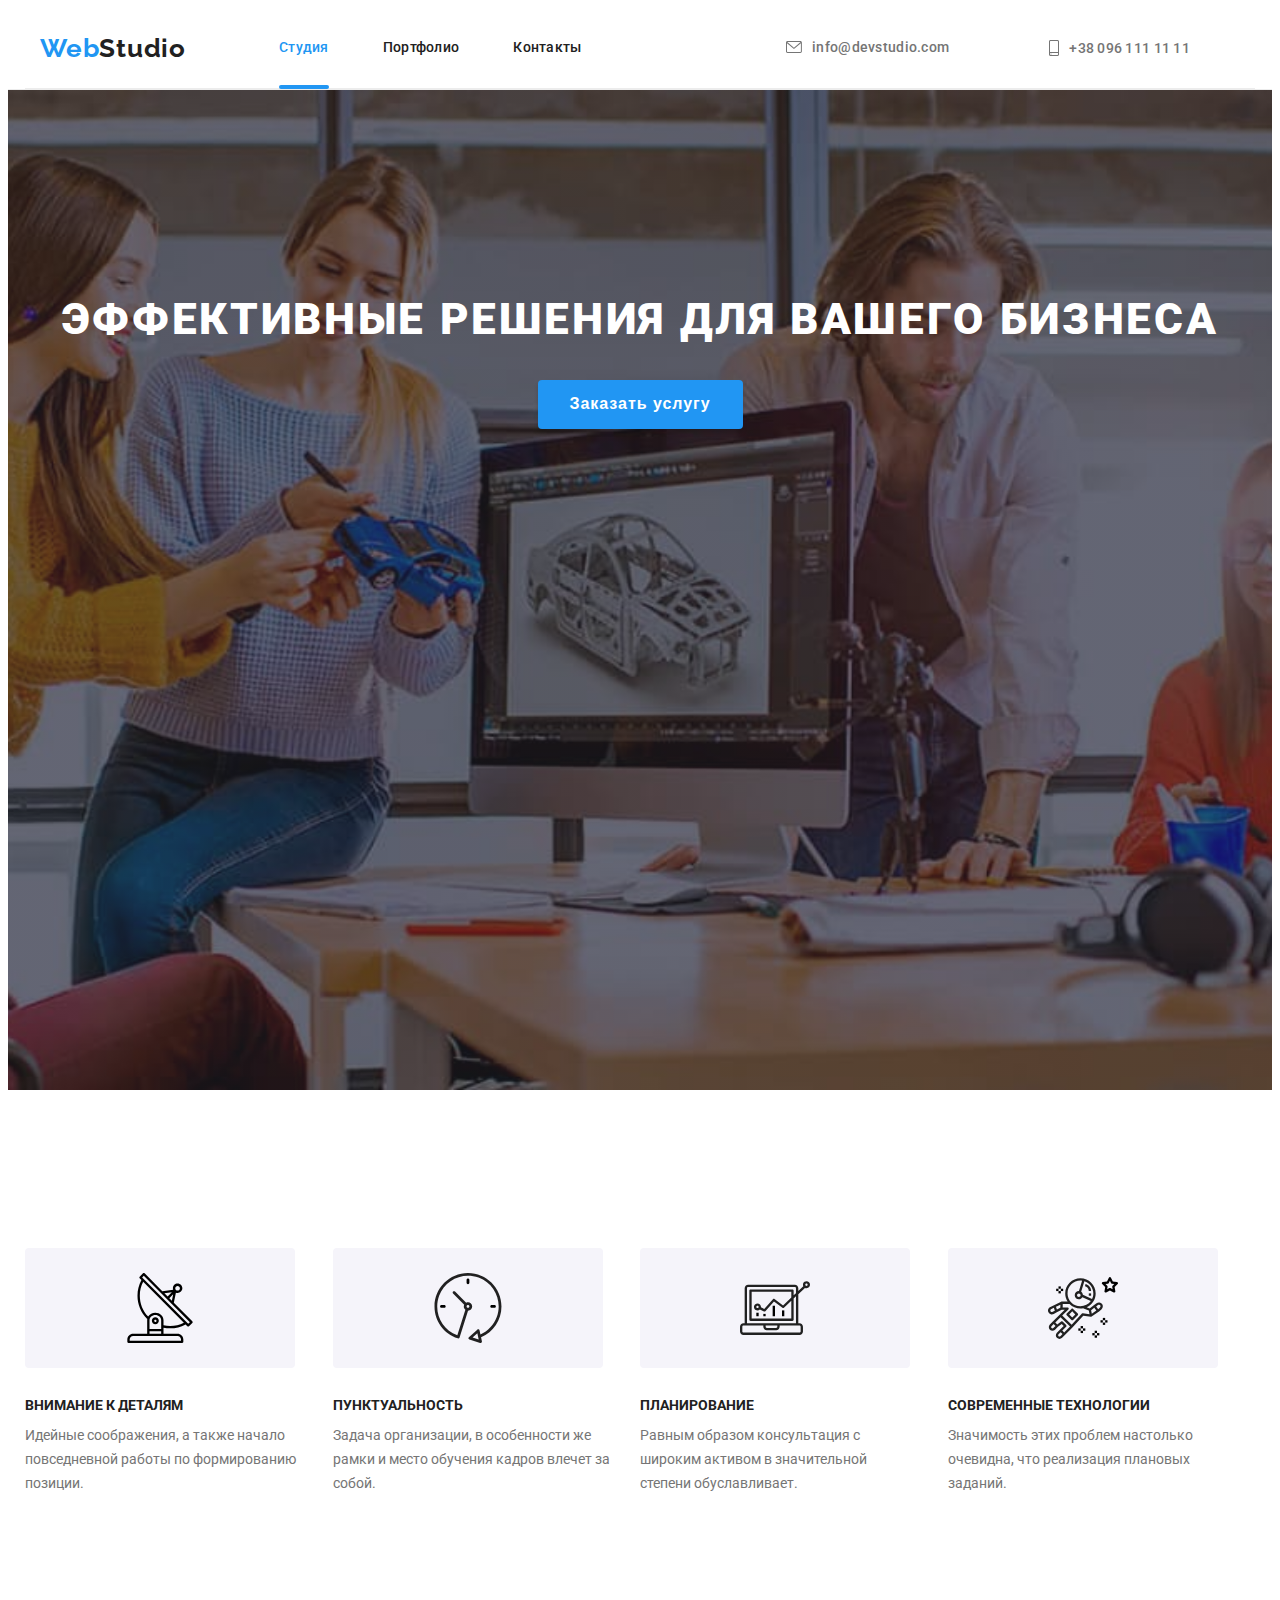
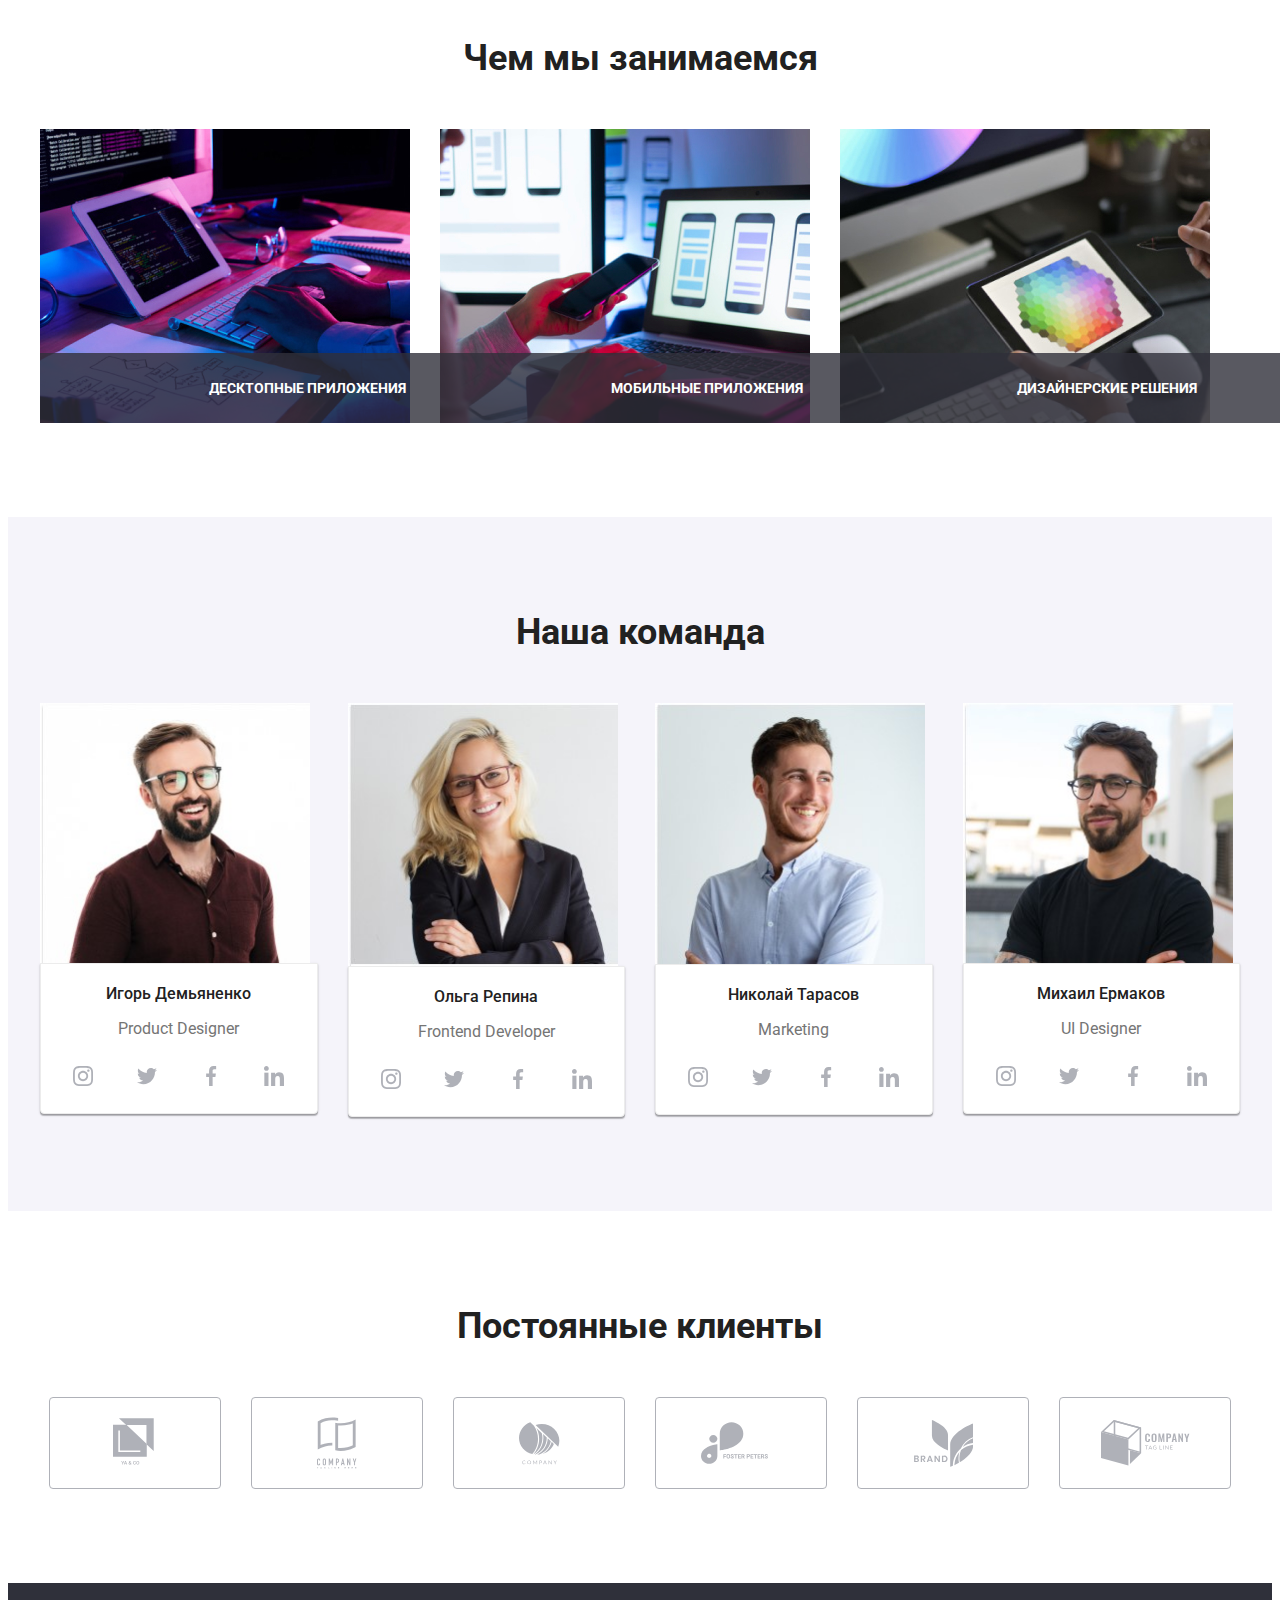
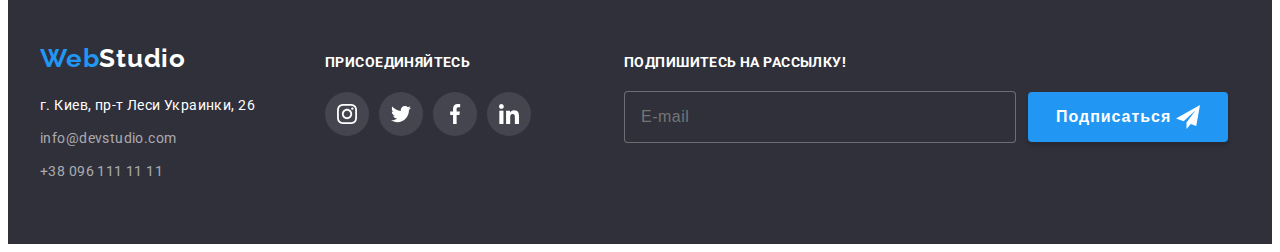
<file: index.html>
<!DOCTYPE html>
<html lang="ru">
  <head>
    <meta charset="UTF-8" />
    <meta http-equiv="X-UA-Compatible" content="IE=edge" />
    <meta name="viewport" content="width=device-width, initial-scale=1.0" />
    <title>Веб Студия</title>
    <link rel="preconnect" href="https://fonts.gstatic.com" />
    <link
      href="https://fonts.googleapis.com/css2?family=Raleway:wght@700&family=Roboto:wght@400;500;700;900&display=swap"
      rel="stylesheet"
    />
    <link
      rel="stylesheet"
      href="https://cdnjs.cloudflare.com/ajax/libs/modern-normalize/1.0.0/modern-normalize.css"
      integrity="sha512-Zx6MlUMKSVJoQ+83OwhdILe8cSEsCzfqThJd7J/VA2UrK6Ctj85p+xzqfyuNXE5B1k25uUdmJ2OzItbBy9GHAQ=="
      crossorigin="anonymous"
    />
    <link rel="stylesheet" href="css/main.min.css" />
  </head>

  <body>
    <header class="page-header">
      <div class="page-header container">
        <nav class="navigation">
          <a href="" class="logo logo_theme_light link"
            ><span class="logo__accent-text">Web</span>Studio</a
          >
          <ul class="menu">
            <li class="menu__item">
              <a class="menu__link menu__link--current link" href="">Студия</a>
            </li>
            <li class="menu__item">
              <a class="menu__link link" href="portfolio.html">Портфолио</a>
            </li>
            <li class="menu__item">
              <a class="menu__link link" href="">Контакты</a>
            </li>
          </ul>
        </nav>
        <ul class="contact list">
          <li class="contact__item">
            <a
              class="contact__link link"
              href="mailto:info@devstudio.com"
              lang="en"
            >
              <svg class="contact__icon" width="16" height="12">
                <use href="./images/icons.svg#icon-envelope"></use>
              </svg>
              info@devstudio.com</a
            >
          </li>
          <li class="contact__item">
            <a class="contact__link link" href="tel:+380961111111">
              <svg class="contact__icon" width="10px" height="16px">
                <use href="./images/icons.svg#icon-smartphone"></use>
              </svg>
              +38 096 111 11 11</a
            >
          </li>
        </ul>
      </div>
    </header>
    <main>
      <!--HERO-->

      <section class="hero">
        <div class="hero-container">
          <h1 class="hero__title list">
            Эффективные решения для вашего бизнеса
          </h1>
          <button class="btn" type="button" data-modal-open>
            Заказать услугу
          </button>
        </div>
      </section>

      <!--ABOUT-->

      <section class="about">
        <div class="container">
          <ul class="about list">
            <li class="about__item">
              <div class="about__cardset">
                <svg class="about__icon" width="70" height="70">
                  <use href="./images/icons.svg#icon-antenna"></use>
                </svg>
              </div>
              <h3 class="about__title">Внимание к деталям</h3>
              <p class="about__description">
                Идейные соображения, а также начало повседневной работы по
                формированию позиции.
              </p>
            </li>
            <li class="about__item">
              <div class="about__cardset">
                <svg class="about__icon" width="70" height="70">
                  <use href="./images/icons.svg#icon-clock"></use>
                </svg>
              </div>
              <h3 class="about__title">Пунктуальность</h3>
              <p class="about__description">
                Задача организации, в особенности же рамки и место обучения
                кадров влечет за собой.
              </p>
            </li>
            <li class="about__item">
              <div class="about__cardset">
                <svg class="about__icon" width="70" height="70">
                  <use href="./images/icons.svg#icon-diagram"></use>
                </svg>
              </div>
              <h3 class="about__title">Планирование</h3>
              <p class="about__description">
                Равным образом консультация с широким активом в значительной
                степени обуславливает.
              </p>
            </li>
            <li class="about__item">
              <div class="about__cardset">
                <svg class="about__icon" width="70" height="70">
                  <use href="./images/icons.svg#icon-astronaut"></use>
                </svg>
              </div>
              <h3 class="about__title">Современные технологии</h3>
              <p class="about__description">
                Значимость этих проблем настолько очевидна, что реализация
                плановых заданий.
              </p>
            </li>
          </ul>
        </div>
      </section>

      <!--SERVICES-->

      <section class="services">
        <div class="container">
          <h2 class="services__title">Чем мы занимаемся</h2>
          <ul class="services__list list">
            <li class="services__item">
              <img
                class="services-img"
                src="./images/services/serv-1.jpg"
                alt="Кодировка"
                width="370"
                height="294"
              />
              <p class="services__overlay">ДЕСКТОПНЫЕ ПРИЛОЖЕНИЯ</p>
            </li>
            <li class="services__item">
              <img
                class="services__img"
                src="./images/services/serv-2.jpg"
                alt="Мобильные приложения"
                width="370"
                height="294"
              />
              <p class="services__overlay">МОБИЛЬНЫЕ ПРИЛОЖЕНИЯ</p>
            </li>
            <li class="services__item">
              <img
                class="services__img"
                src="./images/services/serv-3.jpg"
                alt="Дизайн"
                width="370"
                height="294"
              />
              <p class="services__overlay">ДИЗАЙНЕРСКИЕ РЕШЕНИЯ</p>
            </li>
          </ul>
        </div>
      </section>

      <!--CREW-->

      <section class="crew">
        <div class="container">
          <h2 class="crew__title">Наша команда</h2>
          <ul class="crew-list list">
            <li class="crew-list__item">
              <img
                class="crew-list__img"
                src="./images/crew/Игорь-1.jpg"
                alt="мужчина в бордовой рубашке и очках"
                width="270"
              />
              <div class="crew-list__wrapper">
                <h3 class="crew-list__title">Игорь Демьяненко</h3>
                <p class="crew-list__position" lang="en">Product Designer</p>
                <ul class="list social-list">
                  <li class="social-list__item">
                    <a href="" class="social-list__link">
                      <svg class="social-list__icon">
                        <use href="./images/icons.svg#icon-instagram"></use>
                      </svg>
                    </a>
                  </li>
                  <li class="social-list__item">
                    <a href="" class="social-list__link">
                      <svg class="social-list__icon">
                        <use href="./images/icons.svg#icon-twitter"></use>
                      </svg>
                    </a>
                  </li>
                  <li class="social-list__item">
                    <a href="" class="social-list__link">
                      <svg class="social-list__icon">
                        <use href="./images/icons.svg#icon-facebook"></use>
                      </svg>
                    </a>
                  </li>
                  <li class="social-list__item">
                    <a href="" class="social-list__link">
                      <svg class="social-list__icon">
                        <use href="./images/icons.svg#icon-linkedin"></use>
                      </svg>
                    </a>
                  </li>
                </ul>
              </div>
            </li>
            <li class="crew-list__item">
              <img
                class="crew-list__img"
                src="./images/crew/Ольга-2.jpg"
                alt="девушка в чёрном пиджаке и очках"
                width="270"
              />
              <div class="crew-list__wrapper">
                <h3 class="crew-list__title">Ольга Репина</h3>
                <p class="crew-list__position" lang="en">Frontend Developer</p>
                <ul class="social-list list">
                  <li class="social-list__item">
                    <a href="" class="social-list__link">
                      <svg class="social-list__icon">
                        <use href="./images/icons.svg#icon-instagram"></use>
                      </svg>
                    </a>
                  </li>
                  <li class="social-list__item">
                    <a href="" class="social-list__link">
                      <svg class="social-list__icon">
                        <use href="./images/icons.svg#icon-twitter"></use>
                      </svg>
                    </a>
                  </li>
                  <li class="social-list__item">
                    <a href="" class="social-list__link">
                      <svg class="social-list__icon">
                        <use href="./images/icons.svg#icon-facebook"></use>
                      </svg>
                    </a>
                  </li>
                  <li class="social-list__item">
                    <a href="" class="social-list__link">
                      <svg class="social-list__icon">
                        <use href="./images/icons.svg#icon-linkedin"></use>
                      </svg>
                    </a>
                  </li>
                </ul>
              </div>
            </li>
            <li class="crew-list__item">
              <img
                class="crew-list__img"
                src="./images/crew/Николай-3.jpg"
                alt="улыбающийся мужчина в белой рубашке"
                width="270"
              />
              <div class="crew-list__wrapper">
                <h3 class="crew-list__title">Николай Тарасов</h3>
                <p class="crew-list__position" lang="en">Marketing</p>
                <ul class="social-list list">
                  <li class="social-list__item">
                    <a href="" class="social-list__link">
                      <svg class="social-list__icon">
                        <use href="./images/icons.svg#icon-instagram"></use>
                      </svg>
                    </a>
                  </li>
                  <li class="social-list__item">
                    <a href="" class="social-list__link">
                      <svg class="social-list__icon">
                        <use href="./images/icons.svg#icon-twitter"></use>
                      </svg>
                    </a>
                  </li>
                  <li class="social-list__item">
                    <a href="" class="social-list__link">
                      <svg class="social-list__icon">
                        <use href="./images/icons.svg#icon-facebook"></use>
                      </svg>
                    </a>
                  </li>
                  <li class="social-list__item">
                    <a href="" class="social-list__link">
                      <svg class="social-list__icon">
                        <use href="./images/icons.svg#icon-linkedin"></use>
                      </svg>
                    </a>
                  </li>
                </ul>
              </div>
            </li>
            <li class="list crew-list__item">
              <img
                class="crew-list__img"
                src="./images/crew/Михаил-4.jpg"
                alt="мужчина в очках и чёрной рубашке"
                width="270"
              />
              <div class="crew-list__wrapper">
                <h3 class="crew-list__title">Михаил Ермаков</h3>
                <p class="crew-list__position" lang="en">UI Designer</p>
                <ul class="list social-list">
                  <li class="social-list__item">
                    <a href="" class="social-list__link">
                      <svg class="social-list__icon">
                        <use href="./images/icons.svg#icon-instagram"></use>
                      </svg>
                    </a>
                  </li>
                  <li class="social-list__item">
                    <a href="" class="social-list__link">
                      <svg class="social-list__icon">
                        <use href="./images/icons.svg#icon-twitter"></use>
                      </svg>
                    </a>
                  </li>
                  <li class="social-list__item">
                    <a href="" class="social-list__link">
                      <svg class="social-list__icon">
                        <use href="./images/icons.svg#icon-facebook"></use>
                      </svg>
                    </a>
                  </li>
                  <li class="social-list__item">
                    <a href="" class="social-list__link">
                      <svg class="social-list__icon">
                        <use href="./images/icons.svg#icon-linkedin"></use>
                      </svg>
                    </a>
                  </li>
                </ul>
              </div>
            </li>
          </ul>
        </div>
      </section>
    </main>

    <!--REGULAR CLIENTS-->
    <section class="clients">
      <div class="container">
        <h2 class="clients__title">Постоянные клиенты</h2>

        <ul class="clients-list list">
          <li class="clients-list__item">
            <a href="" class="clients-list__link">
              <svg class="clients-list__icon" width="45" height="50">
                <use href="./images/icons.svg#icon-logo-1"></use>
              </svg>
            </a>
          </li>
          <li class="clients-list__item">
            <a href="" class="clients-list__link">
              <svg class="clients-list__icon" width="40" height="52">
                <use href="./images/icons.svg#icon-logo-2"></use>
              </svg>
            </a>
          </li>
          <li class="clients-list__item">
            <a href="" class="clients-list__link">
              <svg class="clients-list__icon" width="41" height="43">
                <use href="./images/icons.svg#icon-logo-3"></use>
              </svg>
            </a>
          </li>
          <li class="clients-list__item">
            <a href="" class="clients-list__link">
              <svg class="clients-list__icon" width="80" height="43">
                <use href="./images/icons.svg#icon-logo-4"></use>
              </svg>
            </a>
          </li>
          <li class="clients-list__item">
            <a href="" class="clients-list__link">
              <svg class="clients-list__icon" width="59" height="47">
                <use href="./images/icons.svg#icon-logo-5"></use>
              </svg>
            </a>
          </li>
          <li class="clients-list__item">
            <a href="" class="clients-list__link">
              <svg class="clients-list__icon" width="89" height="46">
                <use href="./images/icons.svg#icon-logo-6"></use>
              </svg>
            </a>
          </li>
        </ul>
      </div>
    </section>

    <!--FOOTER-->

    <footer class="footer">
      <div class="footer container">
        <div class="adress">
          <div class="logo logo_theme_dark">
            <a href="" class="logo logo_theme_dark link"
              ><span class="logo__accent-text">Web</span>Studio</a
            >
          </div>

          <ul class="adress list">
            <li class="adress__item">
              <a
                class="adress__link link"
                href="https://goo.gl/maps/QRWWJtVvQiQoxsjY8"
                target="г. Киев, пр-т Леси Украинки, 26"
                rel="noopener norefer"
              >
                г. Киев, пр-т Леси Украинки, 26</a
              >
            </li>

            <li class="adress__item">
              <a
                class="adress__link adress__link--light link"
                href="mailto:info@devstudio.com"
                lang="en"
                >info@devstudio.com</a
              >
            </li>
            <li class="adress__item">
              <a
                class="adress__link adress__link--light link"
                href="tel:+380961111111"
                >+38 096 111 11 11</a
              >
            </li>
          </ul>
          <!--JOIN-->
        </div>
        <div class="social">
          <b class="join">ПРИСОЕДИНЯЙТЕСЬ</b>
          <ul class="social-list list">
            <li class="social-list__item social-list__item--footer">
              <a href="" class="social-list__link social-list__link--footer">
                <svg class="social-list__icon social-list__icon--footer">
                  <use href="./images/icons.svg#icon-instagram"></use>
                </svg>
              </a>
            </li>
            <li class="social-list__item social-list__item--footer">
              <a href="" class="social-list__link social-list__link--footer">
                <svg class="social-list__icon social-list__icon--footer">
                  <use href="./images/icons.svg#icon-twitter"></use>
                </svg>
              </a>
            </li>
            <li class="social-list__item social-list__item--footer">
              <a href="" class="social-list__link social-list__link--footer">
                <svg class="social-list__icon social-list__icon--footer">
                  <use href="./images/icons.svg#icon-facebook"></use>
                </svg>
              </a>
            </li>
            <li class="social-list__item social-list__item--footer">
              <a href="" class="social-list__link social-list__link--footer">
                <svg class="social-list__icon social-list__icon--footer">
                  <use href="./images/icons.svg#icon-linkedin"></use>
                </svg>
              </a>
            </li>
          </ul>
        </div>
        <!--FORM SIGNUP-->
        <form class="signup-form" autocomplete="off">
          <p class="signup-form__title">ПОДПИШИТЕСЬ НА РАССЫЛКУ!</p>
          <div class="signup-form__wrapper">
            <input
              type="email"
              class="signup-form__input"
              name="email"
              placeholder="E-mail"
            />
            <button class="signup-form__button" type="submit">
              Подписаться
              <svg class="signup-form__icon" width="24" height="24">
                <use href="./images/icons.svg#icon-send"></use>
              </svg>
            </button>
          </div>
        </form>
      </div>
    </footer>
    <!--MODAL WINDOW-->
    <div class="backdrop is-hidden" data-modal>
      <div class="modal">
        <button type="button" class="modal__button" data-modal-close>
          <svg class="close-button-icon" width="11" height="11">
            <use href="./images/icons.svg#icon-Close"></use>
          </svg>
        </button>
        <form action="#" class="modal-form" autocomplete="off">
          <p class="modal-form__text">
            Оставьте свои данные, мы вам перезвоним
          </p>
          <label class="modal-form__label">
            Имя
            <span class="modal-form__input-wrapper">
              <input
                type="text"
                name="user-name"
                class="modal-form__input"
                required
                minlength="3"
              />
              <svg class="modal-form__icon" width="18" height="18">
                <use href="./images/icons.svg#icon-person"></use>
              </svg>
            </span>
          </label>
          <label class="modal-form__label">
            Телефон
            <span class="modal-form__input-wrapper">
              <input
                type="tel"
                name="user-tel"
                class="modal-form__input"
                required
                pattern="[0-9]{3}-[0-9]{3}-[0-9]{2}-[0-9]{2}"
                title="096-111-11-11"
              />
              <svg class="modal-form__icon" width="18" height="18">
                <use href="./images/icons.svg#icon-phone"></use>
              </svg>
            </span>
          </label>
          <label class="modal-form__label">
            Почта
            <span class="modal-form__input-wrapper">
              <input type="email" name="user-email" class="modal-form__input" />
              <svg class="modal-form__icon" width="18" height="18">
                <use href="./images/icons.svg#icon-email"></use>
              </svg>
            </span>
          </label>
          <label class="modal-form__label">
            Комментарий
            <textarea
              name="user-comment"
              class="modal-form__comment"
              placeholder="Введите текст"
            ></textarea>
          </label>
          <input
            type="checkbox"
            id="user-term"
            name="user-term"
            class="modal-form__term visually-hidden"
          />
          <label for="user-term" class="modal-form__check-desc"
            >Соглашаюсь с рассылкой и принимаю&nbsp;
            <a href="">Условия договора</a>
          </label>
          <button type="submit" class="modal-form__btn">Отправить</button>
        </form>
      </div>
    </div>
    <script src="./js/modal.js"></script>
  </body>
</html>
</file>
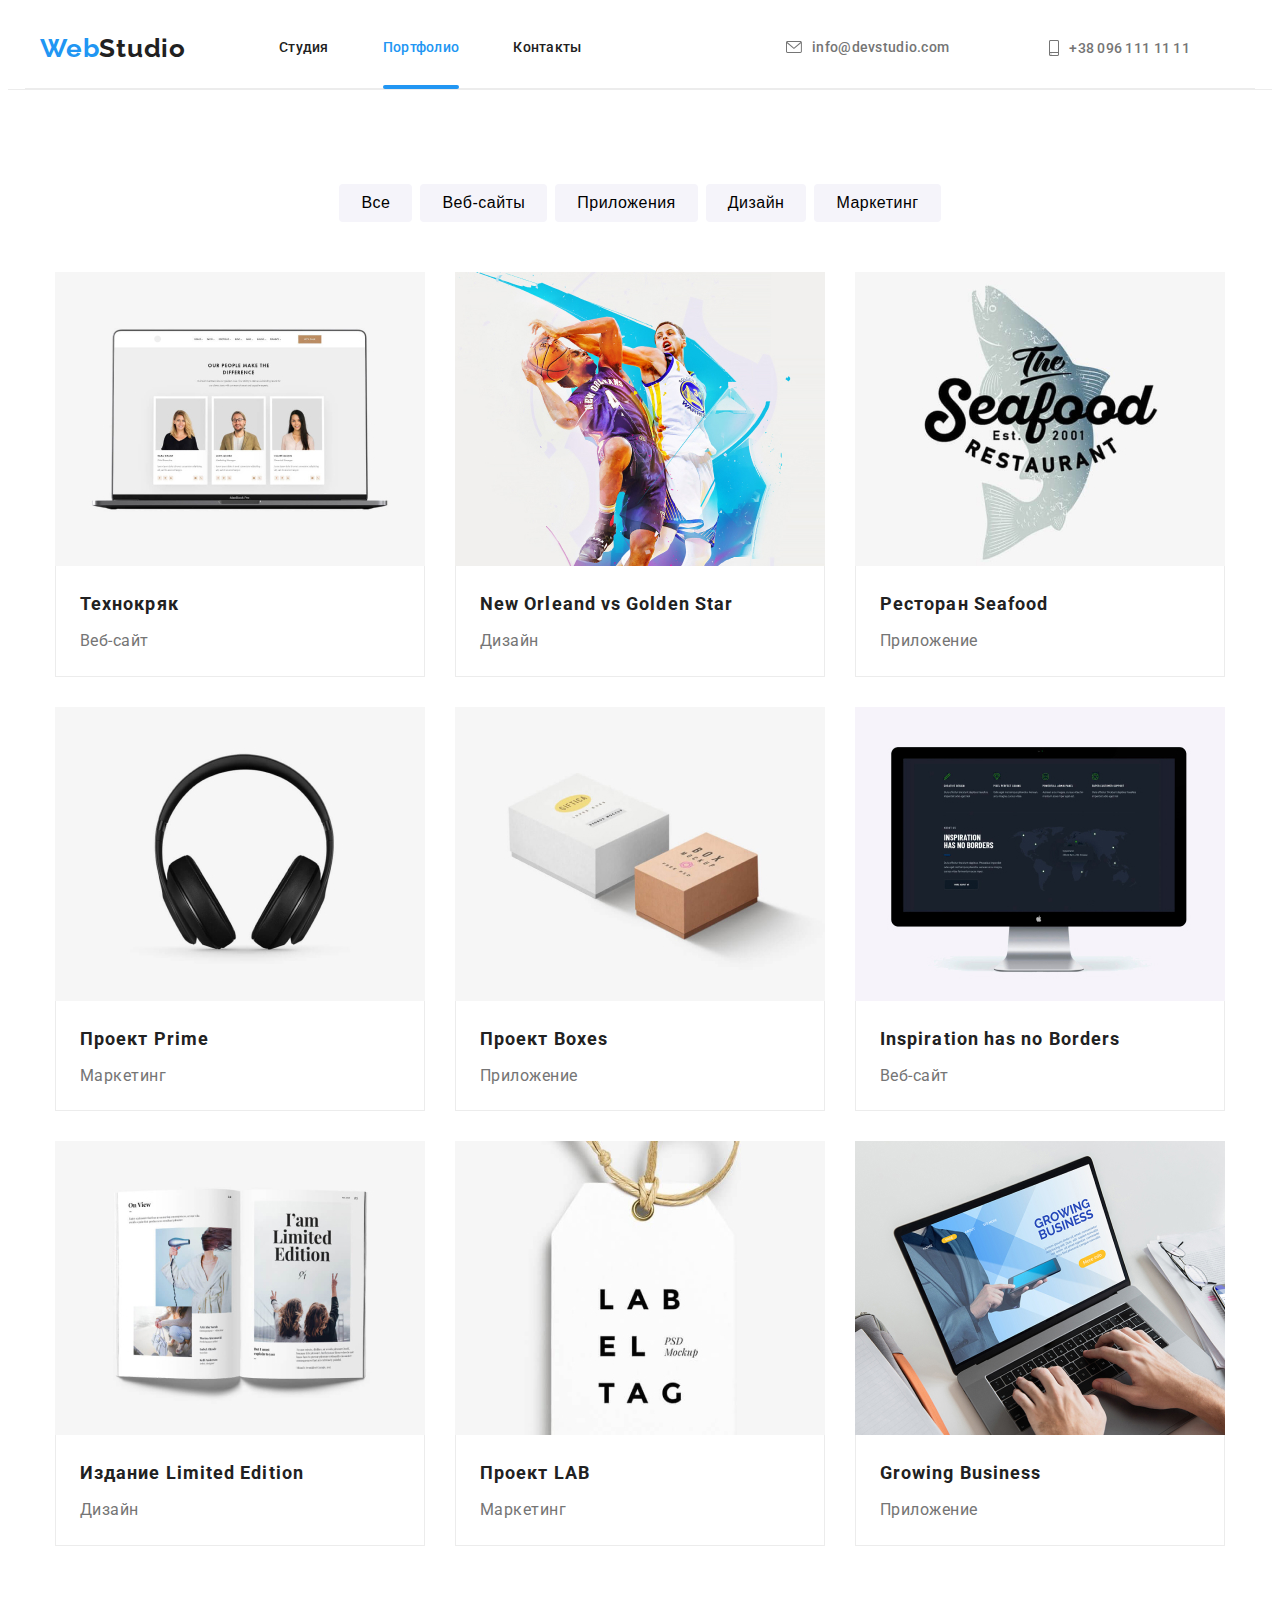
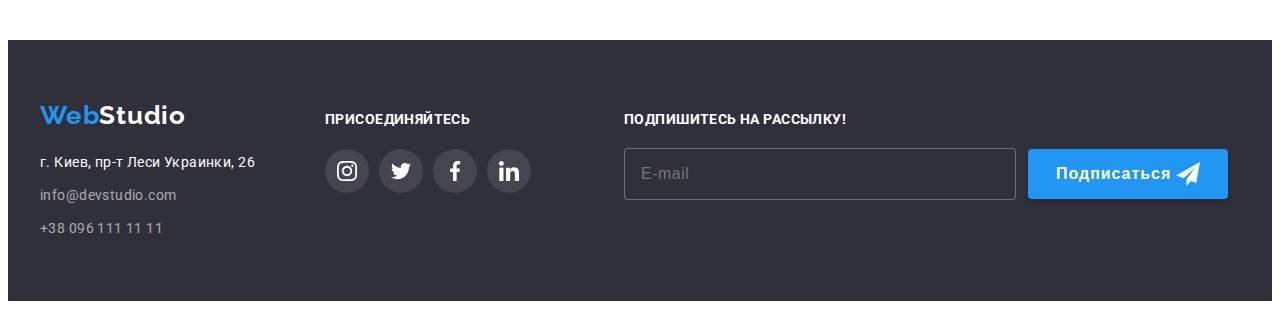
<file: portfolio.html>
<!DOCTYPE html>
<html lang="ru">
  <head>
    <meta charset="UTF-8" />
    <meta http-equiv="X-UA-Compatible" content="IE=edge" />
    <meta name="viewport" content="width=device-width, initial-scale=1.0" />
    <title>Портфолио</title>
    <link rel="preconnect" href="https://fonts.gstatic.com" />
    <link
      href="https://fonts.googleapis.com/css2?family=Raleway:ital,wght@0,700;1,700&family=Roboto:ital,wght@0,400;0,500;0,700;0,900;1,400;1,500;1,700;1,900&display=swap"
      rel="stylesheet"
    />
    <link
      rel="stylesheet"
      href="https://cdnjs.cloudflare.com/ajax/libs/modern-normalize/1.0.0/modern-normalize.css"
      integrity="sha512-Zx6MlUMKSVJoQ+83OwhdILe8cSEsCzfqThJd7J/VA2UrK6Ctj85p+xzqfyuNXE5B1k25uUdmJ2OzItbBy9GHAQ=="
      crossorigin="anonymous"
    />
    <link rel="stylesheet" href="css/main.min.css" />
  </head>
  <body>
    <header class="page-header">
      <div class="page-header container">
        <nav class="navigation">
          <a href="" class="logo logo_theme_light link"
            ><span class="logo__accent-text">Web</span>Studio</a
          >
          <ul class="menu">
            <li class="menu__item">
              <a class="menu__link link" href="index.html">Студия</a>
            </li>
            <li class="menu__item">
              <a class="menu__link menu__link--current link" href=""
                >Портфолио</a
              >
            </li>
            <li class="menu__item">
              <a class="menu__link link" href="">Контакты</a>
            </li>
          </ul>
        </nav>
        <ul class="contact list">
          <li class="contact__item">
            <a
              class="contact__link link"
              href="mailto:info@devstudio.com"
              lang="en"
            >
              <svg class="contact__icon" width="16" height="12">
                <use href="./images/icons.svg#icon-envelope"></use>
              </svg>
              info@devstudio.com</a
            >
          </li>
          <li class="contact__item">
            <a class="contact__link link" href="tel:+380961111111">
              <svg class="contact__icon" width="10px" height="16px">
                <use href="./images/icons.svg#icon-smartphone"></use>
              </svg>
              +38 096 111 11 11</a
            >
          </li>
        </ul>
      </div>
    </header>
    <main>
      <section>
        <div class="portfolio container">
          <h1 class="portfolio"></h1>
          <ul class="portfolio-list list">
            <li class="portfolio__item">
              <button class="portfolio-list__button list" type="button">
                Все
              </button>
            </li>
            <li class="portfolio__item">
              <button class="portfolio-list__button list" type="button">
                Веб-сайты
              </button>
            </li>
            <li class="portfolio__item">
              <button class="portfolio-list__button" type="button">
                Приложения
              </button>
            </li>
            <li class="portfolio__item">
              <button class="portfolio-list__button" type="button">
                Дизайн
              </button>
            </li>
            <li class="portfolio__item">
              <button class="portfolio-list__button" type="button">
                Маркетинг
              </button>
            </li>
          </ul>
          <h2 class="visually-hidden"></h2>
          <ul class="cardset list">
            <li class="cardset__item">
              <a class="cardset__link link" href="">
                <div class="cardset__wrapper">
                  <img
                    class="cardset__img"
                    src="./images/portfolio/techno-1.jpg"
                    alt="Ноутбук с веб страницей"
                    width="370"
                    height="294"
                  />
                  <p class="cardset__overlay">
                    Технокряк это современная площадка распространения
                    коронавируса. Компании используют эту платформу для
                    цифрового шпионажа и атак на защищённые сервера конкурентов.
                  </p>
                </div>

                <div class="cardset__content-wrapper">
                  <h3 class="cardset__title">Технокряк</h3>
                  <p class="cardset__description">Веб-сайт</p>
                </div></a
              >
            </li>
            <li class="cardset__item">
              <a class="cardset__link link" href="">
                <div class="cardset__wrapper">
                  <img
                    class="cardset__img"
                    src="./images/portfolio/poster-2.jpg"
                    alt="Постер"
                    width="370"
                    height="294"
                  />
                  <p class="cardset__overlay">
                    Технокряк это современная площадка распространения
                    коронавируса. Компании используют эту платформу для
                    цифрового шпионажа и атак на защищённые сервера конкурентов.
                  </p>
                </div>

                <div class="cardset__content-wrapper">
                  <h3 class="cardset__title" lang="en">
                    New Orleand vs Golden Star
                  </h3>
                  <p class="cardset__description">Дизайн</p>
                </div>
              </a>
            </li>
            <li class="cardset__item">
              <a class="cardset__link link" href="">
                <div class="cardset__wrapper">
                  <img
                    class="cardset__img"
                    src="./images/portfolio/restaurant-3.jpg"
                    alt="Логотип рыбы"
                    width="370"
                    height="294"
                  />
                  <p class="cardset__overlay">
                    Технокряк это современная площадка распространения
                    коронавируса. Компании используют эту платформу для
                    цифрового шпионажа и атак на защищённые сервера конкурентов.
                  </p>
                </div>

                <div class="cardset__content-wrapper">
                  <h3 class="cardset__title" lang="en">Ресторан Seafood</h3>
                  <p class="cardset__description">Приложение</p>
                </div>
              </a>
            </li>
            <li class="cardset__item">
              <a class="cardset__link link" href="">
                <div class="cardset__wrapper">
                  <img
                    class="cardset__img"
                    src="./images/portfolio/prime-4.jpg"
                    alt="Чёрные наушники"
                    width="370"
                    height="294"
                  />
                  <p class="cardset__overlay">
                    Технокряк это современная площадка распространения
                    коронавируса. Компании используют эту платформу для
                    цифрового шпионажа и атак на защищённые сервера конкурентов.
                  </p>
                </div>

                <div class="cardset__content-wrapper">
                  <h3 class="cardset__title" lang="en">Проект Prime</h3>
                  <p class="cardset__description">Маркетинг</p>
                </div>
              </a>
            </li>
            <li class="cardset__item">
              <a class="cardset__link link" href="">
                <div class="cardset__wrapper">
                  <img
                    class="cardset__img"
                    src="./images/portfolio/box-5.jpg"
                    alt="Белая и коричневая коробки"
                    width="370"
                    height="294"
                  />
                  <p class="cardset__overlay">
                    Технокряк это современная площадка распространения
                    коронавируса. Компании используют эту платформу для
                    цифрового шпионажа и атак на защищённые сервера конкурентов.
                  </p>
                </div>

                <div class="cardset__content-wrapper">
                  <h3 class="cardset__title" lang="en">Проект Boxes</h3>
                  <p class="cardset__description">Приложение</p>
                </div>
              </a>
            </li>
            <li class="cardset__item">
              <a class="cardset__link link" href="">
                <div class="cardset__wrapper">
                  <img
                    class="cardset__img"
                    src="./images/portfolio/inspiration-6.jpg"
                    alt="Монитор компьютера"
                    width="370"
                    height="294"
                  />
                  <p class="cardset__overlay">
                    Технокряк это современная площадка распространения
                    коронавируса. Компании используют эту платформу для
                    цифрового шпионажа и атак на защищённые сервера конкурентов.
                  </p>
                </div>

                <div class="cardset__content-wrapper">
                  <h3 class="cardset__title" lang="en">
                    Inspiration has no Borders
                  </h3>
                  <p class="cardset__description">Веб-сайт</p>
                </div>
              </a>
            </li>
            <li class="cardset__item">
              <a class="cardset__link link" href="">
                <div class="cardset__wrapper">
                  <img
                    class="cardset__img"
                    src="./images/portfolio/edition-7.jpg"
                    alt="Разворот журнала"
                    width="370"
                    height="294"
                  />
                  <p class="cardset__overlay">
                    Технокряк это современная площадка распространения
                    коронавируса. Компании используют эту платформу для
                    цифрового шпионажа и атак на защищённые сервера конкурентов.
                  </p>
                </div>

                <div class="cardset__content-wrapper">
                  <h3 class="cardset__title" lang="en">
                    Издание Limited Edition
                  </h3>
                  <p class="cardset__description">Дизайн</p>
                </div>
              </a>
            </li>
            <li class="cardset__item">
              <a class="cardset__link link" href="">
                <div class="cardset__wrapper">
                  <img
                    class="cardset__img"
                    src="./images/portfolio/lab-8.jpg"
                    alt="Белый лейбл"
                    width="370"
                    height="294"
                  />
                  <p class="cardset__overlay">
                    Технокряк это современная площадка распространения
                    коронавируса. Компании используют эту платформу для
                    цифрового шпионажа и атак на защищённые сервера конкурентов.
                  </p>
                </div>

                <div class="cardset__content-wrapper">
                  <h3 class="cardset__title" lang="en">Проект LAB</h3>
                  <p class="cardset__description">Маркетинг</p>
                </div>
              </a>
            </li>
            <li class="cardset__item">
              <a class="cardset__link link" href="">
                <div class="cardset__wrapper">
                  <img
                    class="cardset__img"
                    src="./images/portfolio/business-9.jpg"
                    alt="Ноутбук с печатающими руками"
                    width="370"
                    height="294"
                  />
                  <p class="cardset__overlay">
                    Технокряк это современная площадка распространения
                    коронавируса. Компании используют эту платформу для
                    цифрового шпионажа и атак на защищённые сервера конкурентов.
                  </p>
                </div>

                <div class="cardset__content-wrapper">
                  <h3 class="cardset__title" lang="en">Growing Business</h3>
                  <p class="cardset__description">Приложение</p>
                </div>
              </a>
            </li>
          </ul>
        </div>
      </section>
    </main>
    <!--CONTACT INFORMATION-->
    <footer class="footer">
      <div class="footer container">
        <div class="adress">
          <div class="logo logo_theme_dark">
            <a href="" class="logo logo_theme_dark link"
              ><span class="logo__accent-text">Web</span>Studio</a
            >
          </div>

          <ul class="adress list">
            <li class="adress__item">
              <a
                class="adress__link link"
                href="https://goo.gl/maps/QRWWJtVvQiQoxsjY8"
                target="г. Киев, пр-т Леси Украинки, 26"
                rel="noopener norefer"
              >
                г. Киев, пр-т Леси Украинки, 26</a
              >
            </li>

            <li class="adress__item">
              <a
                class="adress__link adress__link--light link"
                href="mailto:info@devstudio.com"
                lang="en"
                >info@devstudio.com</a
              >
            </li>
            <li class="adress__item">
              <a
                class="adress__link adress__link--light link"
                href="tel:+380961111111"
                >+38 096 111 11 11</a
              >
            </li>
          </ul>
          <!--JOIN-->
        </div>
        <div class="social">
          <b class="join">ПРИСОЕДИНЯЙТЕСЬ</b>
          <ul class="social-list list">
            <li class="social-list__item social-list__item--footer">
              <a href="" class="social-list__link social-list__link--footer">
                <svg class="social-list__icon social-list__icon--footer">
                  <use href="./images/icons.svg#icon-instagram"></use>
                </svg>
              </a>
            </li>
            <li class="social-list__item social-list__item--footer">
              <a href="" class="social-list__link social-list__link--footer">
                <svg class="social-list__icon social-list__icon--footer">
                  <use href="./images/icons.svg#icon-twitter"></use>
                </svg>
              </a>
            </li>
            <li class="social-list__item social-list__item--footer">
              <a href="" class="social-list__link social-list__link--footer">
                <svg class="social-list__icon social-list__icon--footer">
                  <use href="./images/icons.svg#icon-facebook"></use>
                </svg>
              </a>
            </li>
            <li class="social-list__item social-list__item--footer">
              <a href="" class="social-list__link social-list__link--footer">
                <svg class="social-list__icon social-list__icon--footer">
                  <use href="./images/icons.svg#icon-linkedin"></use>
                </svg>
              </a>
            </li>
          </ul>
        </div>
        <!--FORM SIGNUP-->
        <form class="signup-form" autocomplete="off">
          <p class="signup-form__title">ПОДПИШИТЕСЬ НА РАССЫЛКУ!</p>
          <div class="signup-form__wrapper">
            <input
              type="email"
              class="signup-form__input"
              name="email"
              placeholder="E-mail"
            />
            <button class="signup-form__button" type="submit">
              Подписаться
              <svg class="signup-form__icon" width="24" height="24">
                <use href="./images/icons.svg#icon-send"></use>
              </svg>
            </button>
          </div>
        </form>
      </div>
    </footer>
  </body>
</html>
</file>
<file: css/main.min.css>
:root{--main-font: "Roboto", sans-serif;--secondary-font: "Raleway", sans-serif;--accent-color: #2196f3;--secondary-text-color: rgba(255, 255, 255, 0.6);--title-color: #212121;--text-description-color: #757575;--header-background-color: #fff;--footer-background-color: #2f303a;--secondary-background-color: #f5f4fa;--button-hover-color: #fff;--section-pt: 94px;--section-pb: 94px}.visually-hidden{position:absolute !important;clip:rect(1px 1px 1px 1px);clip:rect(1px, 1px, 1px, 1px);padding:0 !important;border:0 !important;height:1px !important;width:1px !important;overflow:hidden}body{font-family:var(--main-font);background-color:#fff;color:var(--title-color)}h1,h2,h3,h4,h5,h6,p{margin:0}ul,ol{margin:0;padding:0}img{display:block;max-width:370px}.link{text-decoration:none;color:inherit}.list{list-style:none}.adress{font-style:normal}.container{width:1200px;margin:0 auto;padding:0 15px}.page-header .container{display:flex;align-items:center}.hero-container{align-items:center;text-align:center;padding-bottom:var(--section-pb)}.crew .container{padding-top:var(--section-pt);padding-bottom:var(--section-pb)}.clients .container{padding-top:var(--section-pt);padding-bottom:var(--section-pb)}.footer.container{display:flex;align-items:baseline;padding-top:60px;padding-bottom:60px}.portfolio.container{padding-bottom:var(--section-pb);padding-top:var(--section-pb)}.logo{margin-right:93px;font-family:var(--secondary-font);font-weight:700;font-size:26px;line-height:1.19;letter-spacing:.03em;color:var(--accent-color)}.logo__accent-text{color:var(--accent-color)}.logo_theme_light{color:var(--title-color)}.logo_theme_dark{color:var(--header-background-color);margin-bottom:20px;margin-right:0}.navigation{display:flex;align-items:center}.menu__item{display:inline-block;align-items:center;position:relative}.menu__item:not(:last-child){margin-right:50px}.menu__link{display:flex;padding-top:32px;padding-bottom:32px;font-weight:500;font-size:14px;line-height:1.14;letter-spacing:.02em;transition:color 250ms cubic-bezier(0.4, 0, 0.2, 1)}.menu__link:hover,.menu__link:focus{cursor:pointer;color:var(--accent-color)}.menu__link--current{color:var(--accent-color)}.menu__link--current::after{content:" ";display:block;position:absolute;width:100%;height:4px;left:0;bottom:-1px;border-radius:2px;background:var(--accent-color)}.contact{display:flex;margin-left:auto}.contact__item{font-weight:500;font-size:14px;line-height:1;letter-spacing:.02em;color:var(--text-description-color)}.contact__item:not(:last-child){margin-right:50px}.contact__link{display:flex;align-items:center;margin-right:50px;padding-top:32px;padding-bottom:32px;transition:color 250ms cubic-bezier(0.4, 0, 0.2, 1)}.contact__link:hover,.contact__link :focus{color:var(--accent-color)}.contact__icon{margin-right:10px;color:var(--text-description-color);fill:var(--text-description-color);transition:fill 250ms cubic-bezier(0.4, 0, 0.2, 1)}.contact__link:hover .contact__icon,.contact__link:focus .contact__icon{fill:var(--accent-color)}.btn{padding:18px 32px;justify-content:center;border:none;margin:0px;padding-bottom:200px;font-weight:700;font-size:16px;line-height:1.8;text-align:center;letter-spacing:.06em;color:var(--button-hover-color);min-width:200px;padding:10px 32px;box-shadow:0px 4px 4px rgba(0,0,0,.15);border-radius:4px;background-color:var(--accent-color);border:0px;cursor:pointer}.btnfocus{background-color:#188ce8}.social-list{display:flex;align-items:center;justify-content:space-between}.social-list__link{display:flex;justify-content:center;align-items:center;width:44px;height:44px;border-radius:50%;transition:background-color 250ms cubic-bezier(0.4, 0, 0.2, 1)}.social-list__link:hover,.social-list__link:focus{background-color:var(--accent-color)}.social-list__icon{fill:#afb1b8;width:20px;height:20px;transition:fill 250ms cubic-bezier(0.4, 0, 0.2, 1)}.social-list__link:hover .social-list__icon,.social-list__link:focus .social-list__icon{fill:var(--header-background-color)}.social-list__item--footer:not(:last-child){margin-right:10px}.join{display:inline-block;margin-bottom:21px;font-weight:700;font-size:14px;line-height:1.14;letter-spacing:.03em;fill:solid;color:#fff}.social{margin-left:70px}.social-list__link--footer{display:flex;justify-content:center;align-items:center;width:44px;height:44px;border-radius:50%;background-color:rgba(255,255,255,.1);transition:background-color 250ms cubic-bezier(0.4, 0, 0.2, 1)}.social-list__link--footer:hover,.social-list__link--footer:focus{background-color:var(--accent-color)}.social-list__icon--footer{fill:var(--button-hover-color);width:20px;height:20px;transition:fill 250ms cubic-bezier(0.4, 0, 0.2, 1)}.social-list__link--footer:hover .social-list__icon--footer .social-list__link--footer:focus .social-list__icon--footer{fill:var(--header-background-color)}.adress__item:not(:last-child){margin-bottom:9px}.adress__link{font-size:14px;line-height:1.71;letter-spacing:.03em;color:var(--header-background-color);margin-bottom:9px}.adress__link--light{color:var(--secondary-text-color)}.backdrop{position:fixed;top:0;left:0;width:100%;height:100%;background-color:rgba(0,0,0,.2);opacity:1;transition:opacity 250ms cubic-bezier(0.4, 0, 0.2, 1)}.is-hidden{opacity:0;pointer-events:none}.is-hidden .modal{transform:translate(-50%, -50%) scale(0.3)}.modal{position:absolute;top:50%;left:50%;transform:translate(-50%, -50%);width:528px;height:580px;background-color:#fff;box-shadow:0px 1px 3px rgba(0,0,0,.12),0px 1px 1px rgba(0,0,0,.14),0px 2px 1px rgba(0,0,0,.2);border-radius:4px;transform:translate(-50%, -50%) scale(1) rotate(360deg);opacity:1;transition:transform 250ms cubic-bezier(0.4, 0, 0.2, 1),rotate 500ms cubic-bezier(0.4, 0, 0.2, 1),opacity 250ms cubic-bezier(0.4, 0, 0.2, 1);padding:40px}.modal__button{position:absolute;top:8px;right:8px;width:30px;height:30px;background:#fff;border:1px solid rgba(0,0,0,.1);border-radius:50%;cursor:pointer;outline:none;transition:fill 250ms cubic-bezier(0.4, 0, 0.2, 1)}.modal__button:focus{fill:var(--accent-color);border-color:#fff}.modal-form{display:flex;flex-direction:column}.modal-form__input{width:100%;height:40px;border:1px solid rgba(33,33,33,.2);border-radius:4px;padding-left:42px;transition:border-color 250ms cubic-bezier(0.4, 0, 0.2, 1);outline:none;cursor:pointer}.modal-form__input:focus{border-color:var(--accent-color)}.modal-form__text{font-weight:700;font-size:20px;line-height:1.15;text-align:center;letter-spacing:.03em;margin-bottom:12px;color:#212121}.modal-form__label{font-size:12px;line-height:1.16;letter-spacing:.01em;color:#757575;margin-bottom:10px}.modal-form__input-wrapper{position:relative;display:block;margin-top:4px}.modal-form__icon{position:absolute;top:50%;right:418px;transform:translateY(-50%);transition:fill 250ms cubic-bezier(0.4, 0, 0.2, 1)}.modal-form__input:focus+.modal-form__icon{fill:var(--accent-color)}.modal-form__comment{width:100%;height:123px;border:1px solid rgba(33,33,33,.2);border-radius:4px;padding:12px 16px;margin-top:10px;outline:none;resize:none;transition:border-color 250ms cubic-bezier(0.4, 0, 0.2, 1)}.modal-form__comment:focus{border-color:var(--accent-color)}.modal-form__comment::-moz-placeholder{font-size:14px;line-height:1.14;letter-spacing:.01em;color:rgba(117,117,117,.5)}.modal-form__comment:-ms-input-placeholder{font-size:14px;line-height:1.14;letter-spacing:.01em;color:rgba(117,117,117,.5)}.modal-form__comment::placeholder{font-size:14px;line-height:1.14;letter-spacing:.01em;color:rgba(117,117,117,.5)}.modal-form__check-desc{display:flex;align-items:center;margin-bottom:30px;font-size:14px;line-height:1.71;letter-spacing:.03em;color:#757575}.modal-form__check-desc::before{display:block;content:"";width:16px;height:15px;border:2px solid var(--title-color);border-radius:2px;margin-right:8px;cursor:pointer}.modal-form__term:checked+.modal-form__check-desc::before{background-image:url("../images/icon-check.svg");background-position:center;background-color:var(--accent-color);background-size:100%;background-repeat:no-repeat;border-radius:1px solid #fff}.modal-form__term:focus+.modal-form__check-desc::before{outline:1px solid var(--accent-color)}.modal-form__btn{display:flex;align-self:center;min-width:200px;padding:10px 55px;font-weight:700;font-size:16px;line-height:1.87;letter-spacing:.06em;border-radius:4px;border:0px;color:#fff;background-color:var(--accent-color);box-shadow:0px 4px 4px rgba(0,0,0,.25);border:none;cursor:pointer;transition:bbackground-color 250ms cubic-bezier(0.4, 0, 0.2, 1)}.modal-form__btn:focus{background-color:var(--accent-color)}.signup-form{margin-left:93px}.signup-form__title{margin-bottom:20px;font-weight:700;font-size:14px;line-height:1.14;letter-spacing:.03em;text-transform:uppercase;color:#fff}.signup-form__wrapper{display:flex;align-items:center}.signup-form__input{margin-right:20px;width:358px;height:50px;padding:0 16px;margin-right:12px;font-size:16px;line-height:1.25;letter-spacing:.03em;background-color:var(--footer-background-color);border:1px solid rgba(255,255,255,.3);border-radius:4px;outline:none;color:var(--header-background-color);transition:border-color 250ms cubic-bezier(0.4, 0, 0.2, 1)}.signup-form__input::-moz-placeholder{color:fff}.signup-form__input:-ms-input-placeholder{color:fff}.signup-form__input::placeholder{color:fff}.signup-form__input:focus{border-color:var(--accent-color)}.signup-form__button{display:flex;align-items:center;justify-content:space-between;min-width:200px;padding:10px 28px;height:50px;font-weight:700;font-size:16px;line-height:1.88;letter-spacing:.06em;border-style:hidden;box-shadow:0px 4px 4px rgba(0,0,0,.15);border-radius:4px;color:#fff;background-color:var(--accent-color);outline:none;cursor:pointer}.portfolio-list{display:flex;align-items:center;justify-content:center;margin-bottom:50px}.portfolio__item:not(:last-child){margin-right:8px}.portfolio-list__button{border:none;text-align:center;padding:6px 22px;font-weight:500;font-size:16px;line-height:1.6;letter-spacing:.03em;border:.5px;background-color:var(--secondary-background-color);border-radius:4px;cursor:pointer;transition:background-color 250ms cubic-bezier(0.4, 0, 0.2, 1),color 250ms cubic-bezier(0.4, 0, 0.2, 1),box-shadow 250ms cubic-bezier(0.4, 0, 0.2, 1)}.portfolio-list__button:hover,.portfolio-list__button:focus{border:none;background-color:var(--accent-color);color:var(--button-hover-color);box-shadow:0px 3px 1px rgba(0,0,0,.1),0px 1px 2px rgba(0,0,0,.08),0px 2px 2px rgba(0,0,0,.12)}.page-header{border-bottom:1px solid;border-color:#ececec}.hero{max-width:1600px;min-height:600px;padding:200px 0;margin:0 auto;background-image:linear-gradient(to bottom, rgba(47, 48, 58, 0.4), rgba(47, 48, 58, 0.4)),url(../images/hero/hero.jpg);background-repeat:no-repeat;background-size:cover;background-position:center}.hero__title{text-align:center;margin-bottom:30px;font-weight:900;font-size:44px;line-height:1.36;letter-spacing:.06em;text-transform:uppercase;color:var(--header-background-color)}.about{display:flex;flex-wrap:wrap;text-align:left;margin-left:-30px;margin-top:-30px;padding-top:var(--section-pt);padding-bottom:47px}.about__item{flex-basis:calc((100% / 4) - 30px);margin-left:30px;margin-top:30px}.about__title{margin-bottom:10px;font-weight:700;font-size:14px;line-height:1.14;text-transform:uppercase}.about__description{font-size:14px;line-height:1.71;color:var(--text-description-color)}.about__cardset{display:flex;justify-content:center;align-items:center;width:270px;height:120px;background-color:var(--secondary-background-color);border-radius:4px;margin-bottom:30px}.services .container{padding-top:47px;padding-bottom:var(--section-pb)}.services__list{display:flex;flex-wrap:wrap;margin-left:-30px;margin-top:-30px}.services__item{position:relative;text-align:center;width:370px;flex-basis:calc((100% / 3) -30px);margin-left:30px;margin-top:30px}.services__title,.crew__title,.clients__title{text-align:center;margin-bottom:50px;font-weight:700;font-size:36px;line-height:1.17}.services__overlay{position:absolute;width:100%;bottom:0;left:0;background:rgba(47,48,58,.8);color:var(--header-background-color);padding:27px 82px;font-weight:700;font-size:14px;line-height:1.17;align-items:center}.crew-list{display:flex;flex-wrap:wrap;text-align:center;margin-left:-30px;margin-top:-30px}.crew-list__item{width:270px;flex-basis:calc(100% / 4 - 30px);margin-left:30px;margin-top:30px}.crew-list__wrapper{padding:15px 20px;border:1px solid;border-color:#ececec;background:#fff;box-shadow:0px 1px 3px rgba(0,0,0,.12),0px 1px 1px rgba(0,0,0,.14),0px 2px 1px rgba(0,0,0,.2);border-radius:0px 0px 4px 4px}.crew-list__title{margin-bottom:10px;font-weight:500;font-size:16px;line-height:1.87}.crew{background-color:var(--secondary-background-color)}.crew-list__position{margin-bottom:16px;font-size:16px;line-height:1.19;color:var(--text-description-color)}.clients-list{display:flex;align-items:center;justify-content:center}.clients-list__item{margin-left:30px}.clients-list__item:first-child{margin-left:0px}.clients-list__link{display:flex;align-items:center;justify-content:center;width:170px;height:90px;border:1px solid #afb1b8;border-radius:4px;transition:border 250ms cubic-bezier(0.4, 0, 0.2, 1)}.clients-list__link:hover,.clients-list__link:focus{border-color:var(--accent-color)}.clients-list__icon{display:flex;justify-content:center;align-items:center;color:#afb1b8;fill:#afb1b8;transition:fill 250ms cubic-bezier(0.4, 0, 0.2, 1)}.clients-list__icon:hover,.clients-list__icon:focus{color:var(--accent-color);fill:var(--accent-color)}.clients-list__link:hover .clients-list__icon,.clients-list__link:focus .clients-list__icon{fill:var(--accent-color)}.footer{background-color:var(--footer-background-color)}.cardset{display:flex;flex-wrap:wrap;justify-content:center;margin-left:-30px;margin-top:-30px}.cardset__item{max-width:370px;margin-left:30px;margin-top:30px;flex-basis:calc((100% / 3) - 30px)}.cardset__item:hover,.cardset__item:focus{box-shadow:0px 4px 4px rgba(0,0,0,.25)}.cardset__content-wrapper{max-width:370px;padding:20px 24px;border:1px solid;border-top:0;border-color:#ececec}.cardset__title{margin-bottom:4px;font-weight:700;font-size:18px;line-height:2;letter-spacing:.06em}.cardset__description{font-size:16px;line-height:1.87;letter-spacing:.03em;color:var(--text-description-color)}.cardset__wrapper{position:relative;overflow:hidden}.cardset__wrapper:hover .cardset__overlay,.cardset__wrapper:focus .cardset__overlay{transform:translateY(0%);opacity:1}.cardset__overlay{position:absolute;top:0;left:0;height:100%;padding:63px 24px;font-size:18px;line-height:1.5;letter-spacing:.03em;opacity:0;overflow:auto;transform:translateY(100%);background-color:rgba(33,150,243,.9);color:var(--header-background-color);transition:transform 250ms cubic-bezier(0.4, 0, 0.2, 1)}/*# sourceMappingURL=main.min.css.map */
</file>
